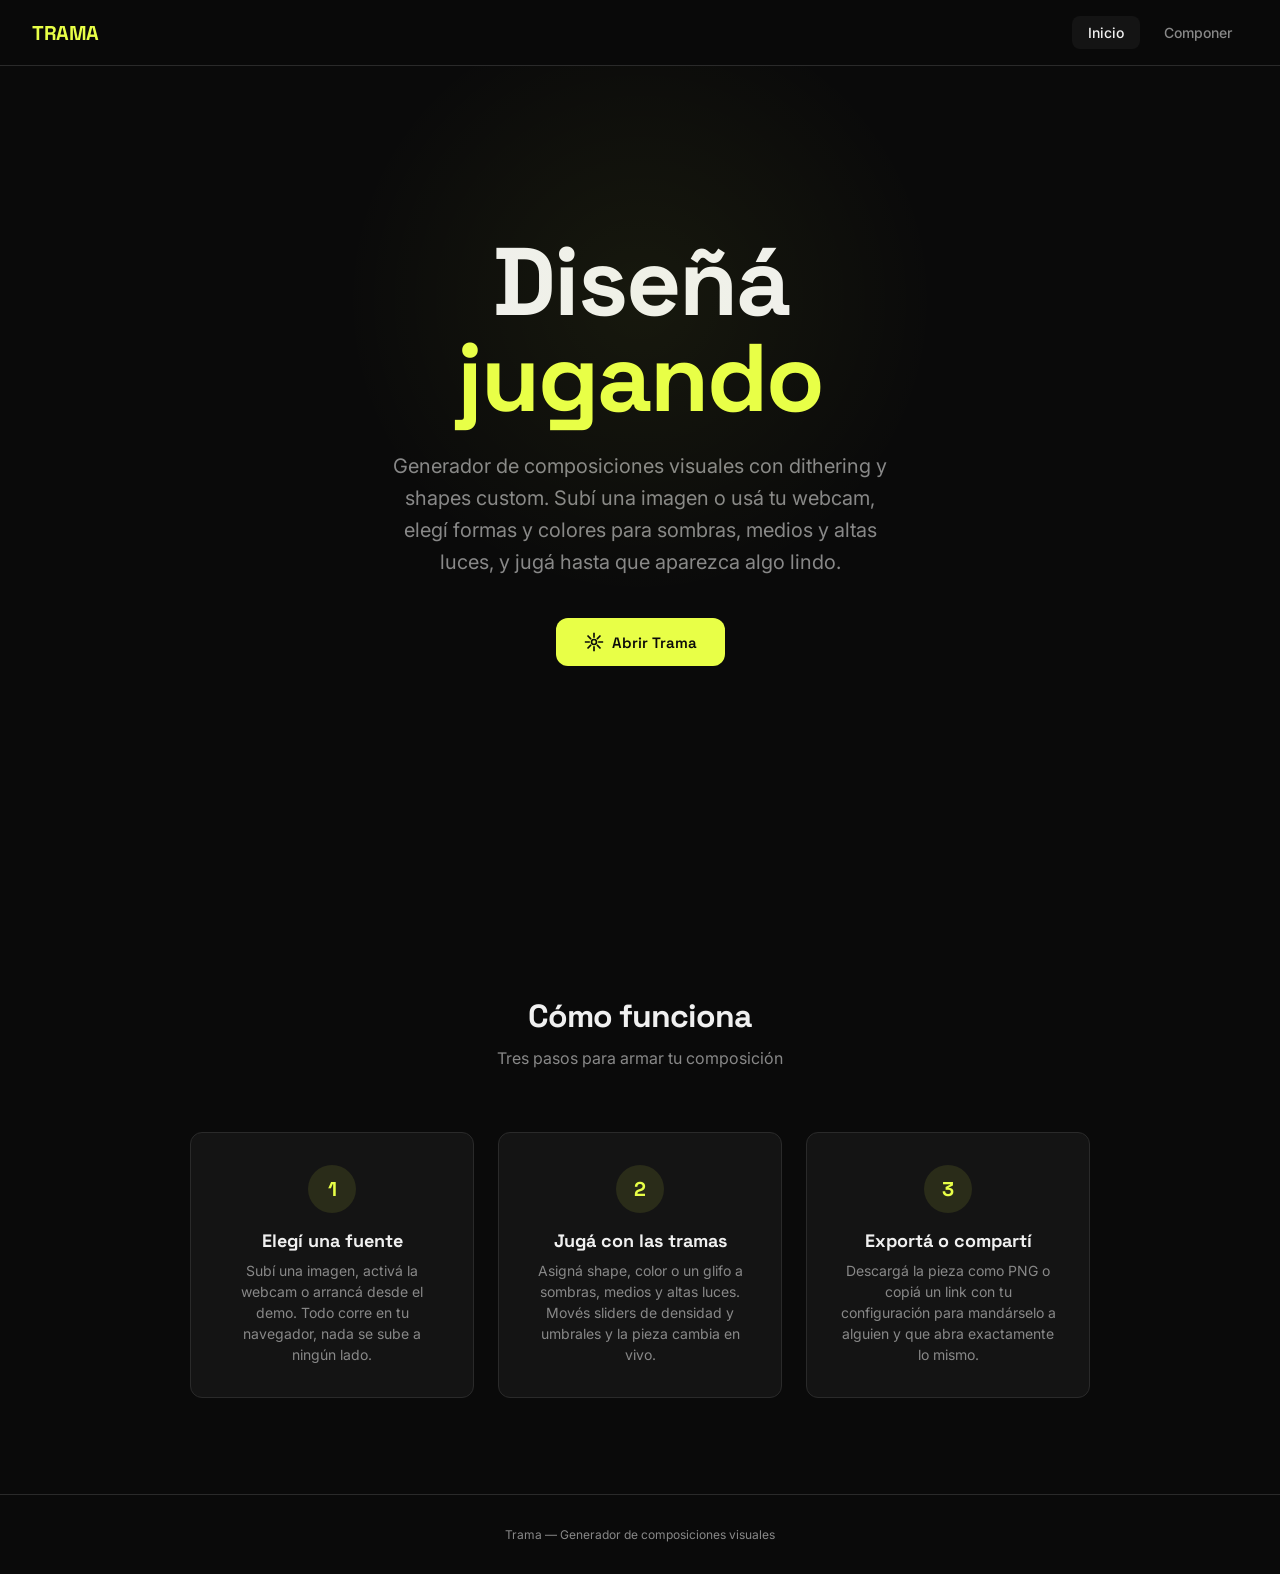
<file: index.html>
<!DOCTYPE html>
<html lang="es">
<head>
  <meta charset="UTF-8">
  <meta name="viewport" content="width=device-width, initial-scale=1.0">
  <title>Trama — Generador de composiciones visuales</title>
  <link rel="stylesheet" href="css/style.css">
</head>
<body>

  <nav class="nav">
    <a href="index.html" class="nav-brand">TRAMA</a>
    <div class="nav-links">
      <a href="index.html" class="active">Inicio</a>
      <a href="composer.html">Componer</a>
    </div>
  </nav>

  <!-- HERO -->
  <section class="hero">
    <h1>Diseñá<br><span>jugando</span></h1>
    <p>Generador de composiciones visuales con dithering y shapes custom. Subí una imagen o usá tu webcam, elegí formas y colores para sombras, medios y altas luces, y jugá hasta que aparezca algo lindo.</p>
    <div class="hero-actions">
      <a href="composer.html" class="btn btn-primary">
        <svg width="20" height="20" viewBox="0 0 24 24" fill="none" stroke="currentColor" stroke-width="2"><circle cx="12" cy="12" r="3"/><path d="M12 1v6m0 10v6M4.22 4.22l4.24 4.24m7.08 7.08l4.24 4.24M1 12h6m10 0h6M4.22 19.78l4.24-4.24m7.08-7.08l4.24-4.24"/></svg>
        Abrir Trama
      </a>
    </div>
  </section>

  <!-- HOW IT WORKS -->
  <section class="section">
    <div class="section-header">
      <h2>Cómo funciona</h2>
      <p>Tres pasos para armar tu composición</p>
    </div>
    <div class="steps">
      <div class="step">
        <div class="step-number">1</div>
        <h3>Elegí una fuente</h3>
        <p>Subí una imagen, activá la webcam o arrancá desde el demo. Todo corre en tu navegador, nada se sube a ningún lado.</p>
      </div>
      <div class="step">
        <div class="step-number">2</div>
        <h3>Jugá con las tramas</h3>
        <p>Asigná shape, color o un glifo a sombras, medios y altas luces. Movés sliders de densidad y umbrales y la pieza cambia en vivo.</p>
      </div>
      <div class="step">
        <div class="step-number">3</div>
        <h3>Exportá o compartí</h3>
        <p>Descargá la pieza como PNG o copiá un link con tu configuración para mandárselo a alguien y que abra exactamente lo mismo.</p>
      </div>
    </div>
  </section>

  <footer class="footer">
    Trama — Generador de composiciones visuales
  </footer>

</body>
</html>
</file>
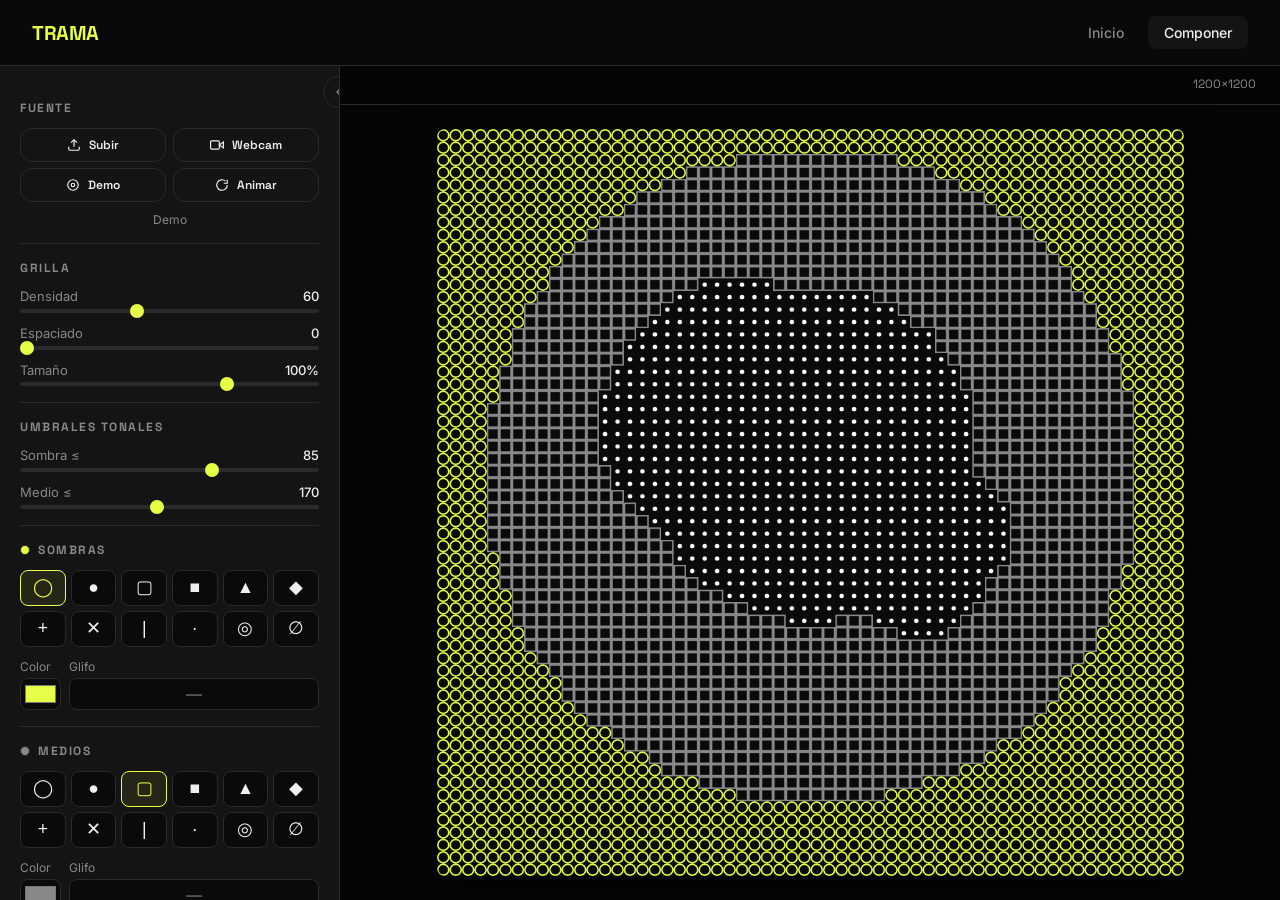
<file: composer.html>
<!DOCTYPE html>
<html lang="es">
<head>
  <meta charset="UTF-8">
  <meta name="viewport" content="width=device-width, initial-scale=1.0">
  <title>Componer — Trama</title>
  <link rel="stylesheet" href="css/style.css">
</head>
<body>

  <nav class="nav">
    <a href="index.html" class="nav-brand">TRAMA</a>
    <div class="nav-links">
      <a href="index.html">Inicio</a>
      <a href="composer.html" class="active">Componer</a>
    </div>
  </nav>

  <div class="composer">

    <aside class="composer-panel" id="composerPanel">
      <button class="panel-toggle" id="panelToggle" aria-label="Colapsar panel">
        <svg width="16" height="16" viewBox="0 0 24 24" fill="none" stroke="currentColor" stroke-width="2"><polyline points="15 18 9 12 15 6"/></svg>
      </button>

      <div class="panel-scroll">

        <div class="panel-group">
          <h4>Fuente</h4>
          <div class="source-buttons">
            <button class="btn btn-secondary btn-sm" id="btnUpload">
              <svg width="14" height="14" viewBox="0 0 24 24" fill="none" stroke="currentColor" stroke-width="2"><path d="M21 15v4a2 2 0 0 1-2 2H5a2 2 0 0 1-2-2v-4"/><polyline points="17 8 12 3 7 8"/><line x1="12" y1="3" x2="12" y2="15"/></svg>
              Subir
            </button>
            <button class="btn btn-secondary btn-sm" id="btnWebcam">
              <svg width="14" height="14" viewBox="0 0 24 24" fill="none" stroke="currentColor" stroke-width="2"><polygon points="23 7 16 12 23 17 23 7"/><rect x="1" y="5" width="15" height="14" rx="2" ry="2"/></svg>
              Webcam
            </button>
            <button class="btn btn-secondary btn-sm" id="btnDemo">
              <svg width="14" height="14" viewBox="0 0 24 24" fill="none" stroke="currentColor" stroke-width="2"><circle cx="12" cy="12" r="9"/><circle cx="12" cy="12" r="3"/></svg>
              Demo
            </button>
            <button class="btn btn-secondary btn-sm" id="btnAnim">
              <svg width="14" height="14" viewBox="0 0 24 24" fill="none" stroke="currentColor" stroke-width="2"><path d="M21 12a9 9 0 1 1-3-6.7"/><polyline points="21 3 21 9 15 9"/></svg>
              Animar
            </button>
            <input type="file" id="fileInput" accept="image/*" hidden>
          </div>
          <div class="source-status" id="sourceStatus">Sin fuente</div>
        </div>

        <div class="panel-group">
          <h4>Grilla</h4>
          <label class="range-row">
            <span>Densidad <em id="gridLabel">60</em></span>
            <input type="range" id="gridDensity" min="10" max="140" value="60">
          </label>
          <label class="range-row">
            <span>Espaciado <em id="spacingLabel">0</em></span>
            <input type="range" id="gridSpacing" min="0" max="6" step="1" value="0">
          </label>
          <label class="range-row">
            <span>Tamaño <em id="sizeLabel">100%</em></span>
            <input type="range" id="shapeSize" min="30" max="130" value="100">
          </label>
        </div>

        <div class="panel-group">
          <h4>Umbrales tonales</h4>
          <label class="range-row">
            <span>Sombra ≤ <em id="lowLabel">85</em></span>
            <input type="range" id="lowThr" min="20" max="120" value="85">
          </label>
          <label class="range-row">
            <span>Medio ≤ <em id="highLabel">170</em></span>
            <input type="range" id="highThr" min="120" max="230" value="170">
          </label>
        </div>

        <div class="panel-group band-group" data-band="shadow">
          <h4><span class="band-dot" data-band="shadow"></span> Sombras</h4>
          <div class="shape-picker" data-band="shadow"></div>
          <div class="band-row">
            <label class="color-row">
              <span>Color</span>
              <input type="color" data-band="shadow" data-key="color" value="#e8ff47">
            </label>
            <label class="glyph-row">
              <span>Glifo</span>
              <input type="text" data-band="shadow" data-key="glyph" maxlength="2" placeholder="—">
            </label>
          </div>
        </div>

        <div class="panel-group band-group" data-band="mid">
          <h4><span class="band-dot" data-band="mid"></span> Medios</h4>
          <div class="shape-picker" data-band="mid"></div>
          <div class="band-row">
            <label class="color-row">
              <span>Color</span>
              <input type="color" data-band="mid" data-key="color" value="#888888">
            </label>
            <label class="glyph-row">
              <span>Glifo</span>
              <input type="text" data-band="mid" data-key="glyph" maxlength="2" placeholder="—">
            </label>
          </div>
        </div>

        <div class="panel-group band-group" data-band="highlight">
          <h4><span class="band-dot" data-band="highlight"></span> Altas luces</h4>
          <div class="shape-picker" data-band="highlight"></div>
          <div class="band-row">
            <label class="color-row">
              <span>Color</span>
              <input type="color" data-band="highlight" data-key="color" value="#ffffff">
            </label>
            <label class="glyph-row">
              <span>Glifo</span>
              <input type="text" data-band="highlight" data-key="glyph" maxlength="2" placeholder="—">
            </label>
          </div>
        </div>

        <div class="panel-group">
          <h4>Fondo</h4>
          <label class="color-row">
            <span>Color de fondo</span>
            <input type="color" id="bgColor" value="#0a0a0a">
          </label>
          <label class="range-row">
            <span>Invertir tonos</span>
            <input type="checkbox" id="invertTones">
          </label>
        </div>

        <div class="panel-group">
          <h4>Presets</h4>
          <div class="presets" id="presets"></div>
        </div>

        <div class="panel-group panel-actions">
          <button class="btn btn-primary btn-sm" id="btnDownload">
            <svg width="14" height="14" viewBox="0 0 24 24" fill="none" stroke="currentColor" stroke-width="2"><path d="M21 15v4a2 2 0 0 1-2 2H5a2 2 0 0 1-2-2v-4"/><polyline points="7 10 12 15 17 10"/><line x1="12" y1="15" x2="12" y2="3"/></svg>
            Descargar PNG
          </button>
          <button class="btn btn-secondary btn-sm" id="btnShare">
            <svg width="14" height="14" viewBox="0 0 24 24" fill="none" stroke="currentColor" stroke-width="2"><circle cx="18" cy="5" r="3"/><circle cx="6" cy="12" r="3"/><circle cx="18" cy="19" r="3"/><line x1="8.59" y1="13.51" x2="15.42" y2="17.49"/><line x1="15.41" y1="6.51" x2="8.59" y2="10.49"/></svg>
            Copiar link
          </button>
        </div>

      </div>
    </aside>

    <main class="composer-stage">
      <div class="stage-toolbar">
        <span class="stage-hint" id="stageHint">Subí una imagen, abrí webcam o probá un preset.</span>
        <span class="stage-meta" id="stageMeta"></span>
      </div>
      <div class="canvas-wrap">
        <canvas id="canvas"></canvas>
        <video id="webcam" playsinline autoplay muted hidden></video>
      </div>
    </main>

  </div>

  <div class="toast" id="toast"></div>

  <script type="module" src="js/composer.js"></script>

</body>
</html>
</file>
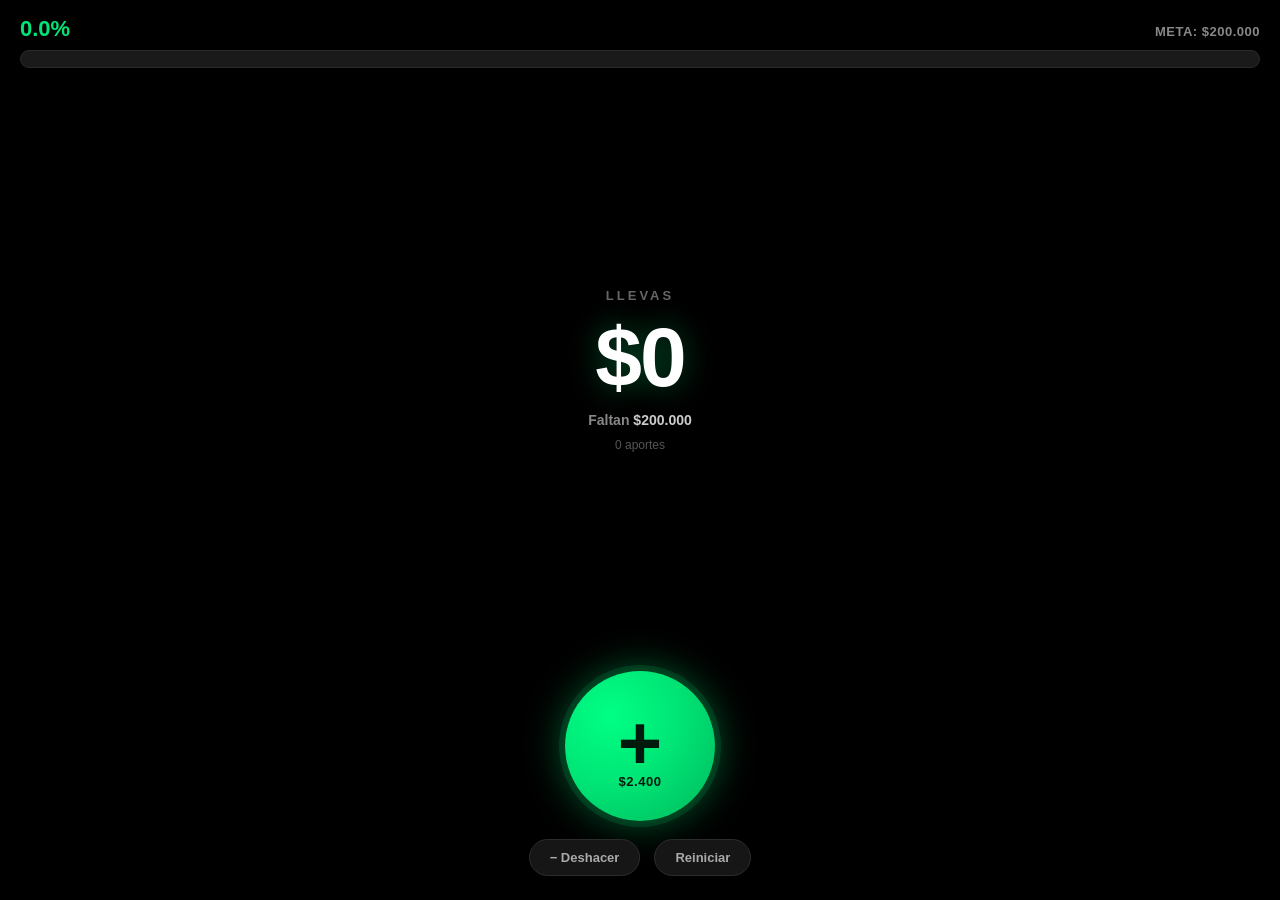
<file: contador.html>
<!DOCTYPE html>
<html lang="es">
<head>
<meta charset="UTF-8">
<meta name="viewport" content="width=device-width, initial-scale=1.0, maximum-scale=1.0, user-scalable=no">
<meta name="theme-color" content="#000000">
<meta name="apple-mobile-web-app-capable" content="yes">
<meta name="apple-mobile-web-app-status-bar-style" content="black-translucent">
<title>Contador de Pesos 💸</title>
<link rel="icon" type="image/png" sizes="192x192" href="icon-192.png">
<link rel="icon" type="image/png" sizes="512x512" href="icon-512.png">
<link rel="apple-touch-icon" href="apple-touch-icon.png">
<link rel="manifest" href="contador.webmanifest">
<style>
  * { margin: 0; padding: 0; box-sizing: border-box; -webkit-tap-highlight-color: transparent; }

  :root {
    --green: #00e676;
    --green-dark: #00b85c;
    --gold: #ffd54f;
  }

  html, body {
    height: 100%;
    overflow: hidden;
    background: #000;
    font-family: -apple-system, BlinkMacSystemFont, "Segoe UI", Roboto, sans-serif;
    color: #fff;
    user-select: none;
    -webkit-user-select: none;
  }

  .app {
    height: 100%;
    display: flex;
    flex-direction: column;
    padding: max(16px, env(safe-area-inset-top)) 20px max(24px, env(safe-area-inset-bottom));
  }

  /* ── Barra de progreso arriba ── */
  .progress-zone { flex: 0 0 auto; }

  .progress-labels {
    display: flex;
    justify-content: space-between;
    align-items: baseline;
    margin-bottom: 8px;
  }
  .progress-labels .pct {
    font-size: 22px;
    font-weight: 800;
    color: var(--green);
    font-variant-numeric: tabular-nums;
  }
  .progress-labels .goal {
    font-size: 13px;
    color: #888;
    font-weight: 600;
    letter-spacing: 0.5px;
  }

  .bar {
    height: 18px;
    border-radius: 999px;
    background: #1a1a1a;
    border: 1px solid #2a2a2a;
    overflow: hidden;
    position: relative;
  }
  .bar-fill {
    height: 100%;
    width: 0%;
    border-radius: 999px;
    background: linear-gradient(90deg, #00c853, var(--green), #69f0ae);
    background-size: 200% 100%;
    animation: shimmer 2.5s linear infinite;
    transition: width 0.5s cubic-bezier(0.22, 1, 0.36, 1);
    box-shadow: 0 0 12px rgba(0, 230, 118, 0.6);
    position: relative;
  }
  @keyframes shimmer {
    0% { background-position: 0% 0; }
    100% { background-position: -200% 0; }
  }
  .bar-fill.gold {
    background: linear-gradient(90deg, #ffb300, var(--gold), #fff176);
    background-size: 200% 100%;
    box-shadow: 0 0 16px rgba(255, 213, 79, 0.8);
  }

  /* ── Contador central ── */
  .counter-zone {
    flex: 1 1 auto;
    display: flex;
    flex-direction: column;
    align-items: center;
    justify-content: center;
    gap: 6px;
    position: relative;
  }
  .label {
    font-size: 13px;
    font-weight: 700;
    letter-spacing: 3px;
    color: #666;
    text-transform: uppercase;
  }
  .amount {
    font-size: clamp(48px, 14vw, 84px);
    font-weight: 900;
    font-variant-numeric: tabular-nums;
    letter-spacing: -2px;
    text-shadow: 0 0 30px rgba(0, 230, 118, 0.35);
    transition: transform 0.12s ease;
  }
  .amount.bump { transform: scale(1.08); }
  .amount.done { color: var(--gold); text-shadow: 0 0 40px rgba(255, 213, 79, 0.5); }

  .remaining {
    font-size: 14px;
    color: #888;
    font-weight: 600;
  }
  .remaining b { color: #ccc; }

  .clicks {
    font-size: 12px;
    color: #555;
    margin-top: 4px;
  }

  /* ── Botones ── */
  .controls {
    flex: 0 0 auto;
    display: flex;
    flex-direction: column;
    align-items: center;
    gap: 18px;
  }

  .btn-plus {
    width: clamp(110px, 34vw, 150px);
    height: clamp(110px, 34vw, 150px);
    border-radius: 50%;
    border: none;
    cursor: pointer;
    background: radial-gradient(circle at 30% 30%, #00ff85, var(--green) 45%, var(--green-dark));
    color: #001a0d;
    font-size: clamp(56px, 16vw, 76px);
    font-weight: 800;
    line-height: 1;
    box-shadow:
      0 0 0 6px rgba(0, 230, 118, 0.12),
      0 0 40px rgba(0, 230, 118, 0.45),
      0 12px 24px rgba(0, 0, 0, 0.6);
    transition: transform 0.08s ease, box-shadow 0.08s ease;
    touch-action: manipulation;
  }
  .btn-plus:active {
    transform: scale(0.92);
    box-shadow:
      0 0 0 10px rgba(0, 230, 118, 0.2),
      0 0 60px rgba(0, 230, 118, 0.7),
      0 6px 12px rgba(0, 0, 0, 0.6);
  }
  .btn-plus .sub {
    display: block;
    font-size: 13px;
    font-weight: 800;
    letter-spacing: 0.5px;
    margin-top: -6px;
  }

  .secondary {
    display: flex;
    gap: 14px;
  }
  .btn-small {
    background: #161616;
    border: 1px solid #2c2c2c;
    color: #aaa;
    font-size: 13px;
    font-weight: 700;
    padding: 10px 20px;
    border-radius: 999px;
    cursor: pointer;
    transition: background 0.15s ease, transform 0.08s ease;
    touch-action: manipulation;
  }
  .btn-small:active { background: #222; transform: scale(0.95); }

  /* ── +$2.400 flotante ── */
  .float-money {
    position: absolute;
    font-size: 26px;
    font-weight: 800;
    color: var(--green);
    pointer-events: none;
    text-shadow: 0 0 12px rgba(0, 230, 118, 0.6);
    animation: floatUp 1s ease-out forwards;
    z-index: 10;
  }
  @keyframes floatUp {
    0%   { opacity: 1; transform: translateY(0) scale(0.8); }
    20%  { transform: translateY(-20px) scale(1.1); }
    100% { opacity: 0; transform: translateY(-110px) scale(1); }
  }

  /* ── Confetti ── */
  .confetti {
    position: fixed;
    top: -12px;
    width: 10px;
    height: 16px;
    pointer-events: none;
    z-index: 100;
    animation: fall linear forwards;
  }
  @keyframes fall {
    to { transform: translateY(110vh) rotate(720deg); }
  }

  /* ── Banner meta lograda ── */
  .banner {
    position: fixed;
    inset: 0;
    display: none;
    align-items: center;
    justify-content: center;
    flex-direction: column;
    gap: 10px;
    background: rgba(0, 0, 0, 0.82);
    backdrop-filter: blur(6px);
    z-index: 50;
    text-align: center;
    padding: 20px;
  }
  .banner.show { display: flex; animation: pop 0.4s ease; }
  .banner h1 { font-size: 44px; color: var(--gold); }
  .banner p { font-size: 18px; color: #ddd; }
  .banner .btn-small { margin-top: 14px; font-size: 15px; }
  @keyframes pop {
    from { opacity: 0; transform: scale(0.9); }
    to   { opacity: 1; transform: scale(1); }
  }
</style>
</head>
<body>
<div class="app">

  <div class="progress-zone">
    <div class="progress-labels">
      <span class="pct" id="pct">0%</span>
      <span class="goal">META: $200.000</span>
    </div>
    <div class="bar"><div class="bar-fill" id="barFill"></div></div>
  </div>

  <div class="counter-zone" id="counterZone">
    <div class="label">Llevas</div>
    <div class="amount" id="amount">$0</div>
    <div class="remaining" id="remaining">Faltan <b>$200.000</b></div>
    <div class="clicks" id="clicks"></div>
  </div>

  <div class="controls">
    <button class="btn-plus" id="btnPlus" aria-label="Sumar 2400 pesos">
      +<span class="sub">$2.400</span>
    </button>
    <div class="secondary">
      <button class="btn-small" id="btnUndo">− Deshacer</button>
      <button class="btn-small" id="btnReset">Reiniciar</button>
    </div>
  </div>

</div>

<div class="banner" id="banner">
  <h1>🎉 ¡META LOGRADA!</h1>
  <p>Llegaste a los <b>$200.000</b> 💸</p>
  <button class="btn-small" id="btnClose">Seguir contando</button>
</div>

<script>
  const STEP = 2400;
  const GOAL = 200000;
  const KEY = 'peso-counter-v1';

  const pesos = n => '$' + n.toLocaleString('es-CL');

  const $ = id => document.getElementById(id);
  const amountEl = $('amount'), pctEl = $('pct'), barEl = $('barFill'),
        remainingEl = $('remaining'), clicksEl = $('clicks'),
        banner = $('banner'), zone = $('counterZone');

  let state = { total: 0, clicks: 0, celebrated: false };
  try { state = { ...state, ...JSON.parse(localStorage.getItem(KEY) || '{}') }; } catch (e) {}

  function save() { localStorage.setItem(KEY, JSON.stringify(state)); }

  function render() {
    amountEl.textContent = pesos(state.total);
    const pct = Math.min(100, (state.total / GOAL) * 100);
    pctEl.textContent = (pct < 10 ? pct.toFixed(1) : Math.floor(pct)) + '%';
    barEl.style.width = pct + '%';

    const done = state.total >= GOAL;
    barEl.classList.toggle('gold', done);
    amountEl.classList.toggle('done', done);
    remainingEl.innerHTML = done
      ? '🏆 ¡Objetivo cumplido!'
      : 'Faltan <b>' + pesos(GOAL - state.total) + '</b>';
    clicksEl.textContent = state.clicks + (state.clicks === 1 ? ' aporte' : ' aportes');
  }

  function bump() {
    amountEl.classList.remove('bump');
    void amountEl.offsetWidth;
    amountEl.classList.add('bump');
  }

  function floatMoney() {
    const el = document.createElement('div');
    el.className = 'float-money';
    el.textContent = '+' + pesos(STEP);
    el.style.left = (35 + Math.random() * 30) + '%';
    el.style.top = '30%';
    zone.appendChild(el);
    setTimeout(() => el.remove(), 1000);
  }

  function confetti() {
    const colors = ['#00e676', '#ffd54f', '#40c4ff', '#ff4081', '#fff176', '#69f0ae'];
    for (let i = 0; i < 120; i++) {
      const c = document.createElement('div');
      c.className = 'confetti';
      c.style.left = Math.random() * 100 + 'vw';
      c.style.background = colors[Math.floor(Math.random() * colors.length)];
      c.style.animationDuration = (1.8 + Math.random() * 2) + 's';
      c.style.animationDelay = (Math.random() * 0.8) + 's';
      c.style.transform = 'rotate(' + Math.random() * 360 + 'deg)';
      document.body.appendChild(c);
      setTimeout(() => c.remove(), 5000);
    }
  }

  function vibrate(ms) { if (navigator.vibrate) navigator.vibrate(ms); }

  $('btnPlus').addEventListener('click', () => {
    state.total += STEP;
    state.clicks++;
    save();
    render();
    bump();
    floatMoney();
    vibrate(20);
    if (state.total >= GOAL && !state.celebrated) {
      state.celebrated = true;
      save();
      confetti();
      banner.classList.add('show');
      vibrate([100, 50, 100, 50, 200]);
    }
  });

  $('btnUndo').addEventListener('click', () => {
    if (state.total <= 0) return;
    state.total = Math.max(0, state.total - STEP);
    state.clicks = Math.max(0, state.clicks - 1);
    if (state.total < GOAL) state.celebrated = false;
    save();
    render();
    bump();
    vibrate(15);
  });

  $('btnReset').addEventListener('click', () => {
    if (!confirm('¿Seguro que quieres volver a $0?')) return;
    state = { total: 0, clicks: 0, celebrated: false };
    save();
    render();
  });

  $('btnClose').addEventListener('click', () => banner.classList.remove('show'));

  render();
</script>
</body>
</html>
</file>
<file: css/style.css>
/* AR Gallery - Main Styles */
@import url('https://fonts.googleapis.com/css2?family=Space+Grotesk:wght@300;400;500;600;700&family=Inter:wght@300;400;500;600&display=swap');

:root {
  --bg: #0a0a0a;
  --bg-card: #141414;
  --bg-card-hover: #1a1a1a;
  --border: #2a2a2a;
  --text: #f0f0f0;
  --text-muted: #888;
  --accent: #e8ff47;
  --accent-dim: #c4d93b;
  --danger: #ff4757;
  --radius: 12px;
  --radius-sm: 8px;
}

* { margin: 0; padding: 0; box-sizing: border-box; }

body {
  font-family: 'Inter', sans-serif;
  background: var(--bg);
  color: var(--text);
  min-height: 100vh;
  overflow-x: hidden;
}

h1, h2, h3, h4 {
  font-family: 'Space Grotesk', sans-serif;
}

/* ── NAV ─────────────────────────────── */
.nav {
  position: fixed;
  top: 0;
  left: 0;
  right: 0;
  z-index: 100;
  display: flex;
  align-items: center;
  justify-content: space-between;
  padding: 1rem 2rem;
  background: rgba(10, 10, 10, 0.85);
  backdrop-filter: blur(20px);
  border-bottom: 1px solid var(--border);
}

.nav-brand {
  font-family: 'Space Grotesk', sans-serif;
  font-size: 1.25rem;
  font-weight: 700;
  color: var(--accent);
  text-decoration: none;
  letter-spacing: -0.5px;
}

.nav-links {
  display: flex;
  gap: 0.5rem;
}

.nav-links a {
  color: var(--text-muted);
  text-decoration: none;
  padding: 0.5rem 1rem;
  border-radius: var(--radius-sm);
  font-size: 0.875rem;
  font-weight: 500;
  transition: all 0.2s;
}

.nav-links a:hover,
.nav-links a.active {
  color: var(--text);
  background: var(--bg-card);
}

/* ── HERO ────────────────────────────── */
.hero {
  min-height: 100vh;
  display: flex;
  flex-direction: column;
  justify-content: center;
  align-items: center;
  text-align: center;
  padding: 2rem;
  position: relative;
}

.hero::before {
  content: '';
  position: absolute;
  top: 0;
  left: 50%;
  transform: translateX(-50%);
  width: 600px;
  height: 600px;
  background: radial-gradient(circle, rgba(232,255,71,0.06) 0%, transparent 70%);
  pointer-events: none;
}

.hero h1 {
  font-size: clamp(2.5rem, 8vw, 6rem);
  font-weight: 700;
  letter-spacing: -2px;
  line-height: 1;
  margin-bottom: 1.5rem;
}

.hero h1 span {
  color: var(--accent);
}

.hero p {
  font-size: clamp(1rem, 2vw, 1.25rem);
  color: var(--text-muted);
  max-width: 500px;
  line-height: 1.6;
  margin-bottom: 2.5rem;
}

.hero-actions {
  display: flex;
  gap: 1rem;
  flex-wrap: wrap;
  justify-content: center;
}

/* ── BUTTONS ─────────────────────────── */
.btn {
  display: inline-flex;
  align-items: center;
  gap: 0.5rem;
  padding: 0.875rem 1.75rem;
  border-radius: var(--radius);
  font-size: 0.9375rem;
  font-weight: 600;
  font-family: 'Space Grotesk', sans-serif;
  text-decoration: none;
  border: none;
  cursor: pointer;
  transition: all 0.2s;
}

.btn-primary {
  background: var(--accent);
  color: #0a0a0a;
}

.btn-primary:hover {
  background: var(--accent-dim);
  transform: translateY(-1px);
}

.btn-secondary {
  background: var(--bg-card);
  color: var(--text);
  border: 1px solid var(--border);
}

.btn-secondary:hover {
  background: var(--bg-card-hover);
  border-color: #3a3a3a;
}

.btn-danger {
  background: transparent;
  color: var(--danger);
  border: 1px solid var(--danger);
}

.btn-danger:hover {
  background: var(--danger);
  color: white;
}

.btn-sm {
  padding: 0.5rem 1rem;
  font-size: 0.8125rem;
}

.btn-icon {
  width: 36px;
  height: 36px;
  padding: 0;
  display: inline-flex;
  align-items: center;
  justify-content: center;
  border-radius: var(--radius-sm);
  background: var(--bg-card);
  border: 1px solid var(--border);
  color: var(--text-muted);
  cursor: pointer;
  transition: all 0.2s;
}

.btn-icon:hover {
  color: var(--danger);
  border-color: var(--danger);
}

/* ── SECTIONS ────────────────────────── */
.section {
  padding: 6rem 2rem;
}

.section-header {
  text-align: center;
  margin-bottom: 4rem;
}

.section-header h2 {
  font-size: 2rem;
  font-weight: 700;
  letter-spacing: -1px;
  margin-bottom: 0.75rem;
}

.section-header p {
  color: var(--text-muted);
  max-width: 450px;
  margin: 0 auto;
}

/* ── STEPS ───────────────────────────── */
.steps {
  display: grid;
  grid-template-columns: repeat(auto-fit, minmax(250px, 1fr));
  gap: 1.5rem;
  max-width: 900px;
  margin: 0 auto;
}

.step {
  background: var(--bg-card);
  border: 1px solid var(--border);
  border-radius: var(--radius);
  padding: 2rem;
  text-align: center;
  transition: border-color 0.2s;
}

.step:hover {
  border-color: var(--accent);
}

.step-number {
  display: inline-flex;
  align-items: center;
  justify-content: center;
  width: 48px;
  height: 48px;
  border-radius: 50%;
  background: rgba(232, 255, 71, 0.1);
  color: var(--accent);
  font-family: 'Space Grotesk', sans-serif;
  font-weight: 700;
  font-size: 1.25rem;
  margin-bottom: 1rem;
}

.step h3 {
  font-size: 1.125rem;
  margin-bottom: 0.5rem;
}

.step p {
  color: var(--text-muted);
  font-size: 0.875rem;
  line-height: 1.5;
}

/* ── ADMIN PAGE ──────────────────────── */
.admin-container {
  max-width: 900px;
  margin: 0 auto;
  padding: 7rem 2rem 4rem;
}

.upload-zone {
  border: 2px dashed var(--border);
  border-radius: var(--radius);
  padding: 3rem 2rem;
  text-align: center;
  cursor: pointer;
  transition: all 0.3s;
  margin-bottom: 2rem;
  position: relative;
}

.upload-zone:hover,
.upload-zone.dragover {
  border-color: var(--accent);
  background: rgba(232, 255, 71, 0.03);
}

.upload-zone svg {
  margin-bottom: 1rem;
  color: var(--text-muted);
}

.upload-zone h3 {
  margin-bottom: 0.5rem;
}

.upload-zone p {
  color: var(--text-muted);
  font-size: 0.875rem;
}

.upload-zone input[type="file"] {
  position: absolute;
  inset: 0;
  opacity: 0;
  cursor: pointer;
}

/* ── POSTER GRID ─────────────────────── */
.poster-grid {
  display: grid;
  grid-template-columns: repeat(auto-fill, minmax(200px, 1fr));
  gap: 1rem;
}

.poster-card {
  background: var(--bg-card);
  border: 1px solid var(--border);
  border-radius: var(--radius);
  overflow: hidden;
  transition: border-color 0.2s;
}

.poster-card:hover {
  border-color: #3a3a3a;
}

.poster-card img {
  width: 100%;
  aspect-ratio: 3/4;
  object-fit: cover;
  display: block;
}

.poster-card-info {
  padding: 0.75rem;
  display: flex;
  align-items: center;
  justify-content: space-between;
}

.poster-card-info input {
  background: transparent;
  border: none;
  color: var(--text);
  font-size: 0.8125rem;
  font-family: inherit;
  width: 100%;
  outline: none;
}

.poster-card-info input::placeholder {
  color: var(--text-muted);
}

.poster-count {
  text-align: center;
  color: var(--text-muted);
  font-size: 0.875rem;
  margin-bottom: 1.5rem;
}

.admin-actions {
  display: flex;
  gap: 0.75rem;
  margin-bottom: 2rem;
  flex-wrap: wrap;
}

.empty-state {
  text-align: center;
  padding: 4rem 2rem;
  color: var(--text-muted);
}

.empty-state svg {
  margin-bottom: 1rem;
  opacity: 0.3;
}

/* ── MARKER SECTION ──────────────────── */
.marker-section {
  text-align: center;
  padding: 3rem 2rem;
  background: var(--bg-card);
  border: 1px solid var(--border);
  border-radius: var(--radius);
  margin-top: 3rem;
}

.marker-section img {
  width: 200px;
  height: 200px;
  margin: 1.5rem 0;
  border: 4px solid white;
  border-radius: 4px;
}

.marker-section p {
  color: var(--text-muted);
  font-size: 0.875rem;
  max-width: 400px;
  margin: 0 auto 1rem;
}

/* ── MODAL ───────────────────────────── */
.modal-overlay {
  position: fixed;
  inset: 0;
  background: rgba(0, 0, 0, 0.7);
  backdrop-filter: blur(4px);
  display: flex;
  align-items: center;
  justify-content: center;
  z-index: 200;
  opacity: 0;
  pointer-events: none;
  transition: opacity 0.2s;
}

.modal-overlay.active {
  opacity: 1;
  pointer-events: auto;
}

.modal {
  background: var(--bg-card);
  border: 1px solid var(--border);
  border-radius: var(--radius);
  padding: 2rem;
  max-width: 400px;
  width: 90%;
}

.modal h3 {
  margin-bottom: 0.5rem;
}

.modal p {
  color: var(--text-muted);
  font-size: 0.875rem;
  margin-bottom: 1.5rem;
}

.modal-actions {
  display: flex;
  gap: 0.5rem;
  justify-content: flex-end;
}

/* ── FOOTER ──────────────────────────── */
.footer {
  text-align: center;
  padding: 2rem;
  color: var(--text-muted);
  font-size: 0.75rem;
  border-top: 1px solid var(--border);
}

/* ── COMPOSER ────────────────────────── */
.composer {
  display: grid;
  grid-template-columns: 340px 1fr;
  height: 100vh;
  padding-top: 64px;
}

.composer-panel {
  background: var(--bg-card);
  border-right: 1px solid var(--border);
  height: calc(100vh - 64px);
  position: relative;
  overflow: hidden;
  transition: transform 0.25s ease;
}

body.panel-collapsed .composer-panel {
  transform: translateX(calc(-100% + 32px));
}

body.panel-collapsed .panel-toggle svg {
  transform: rotate(180deg);
}

.panel-toggle {
  position: absolute;
  top: 12px;
  right: -16px;
  width: 32px;
  height: 32px;
  border-radius: 50%;
  background: var(--bg-card);
  border: 1px solid var(--border);
  color: var(--text-muted);
  display: inline-flex;
  align-items: center;
  justify-content: center;
  cursor: pointer;
  z-index: 5;
  transition: color 0.2s;
}
.panel-toggle:hover { color: var(--accent); }
.panel-toggle svg { transition: transform 0.25s; }

.panel-scroll {
  height: 100%;
  overflow-y: auto;
  padding: 1.25rem 1.25rem 2rem;
}

.panel-group {
  padding: 1rem 0;
  border-bottom: 1px solid var(--border);
}
.panel-group:last-child { border-bottom: none; }

.panel-group h4 {
  font-size: 0.75rem;
  text-transform: uppercase;
  letter-spacing: 1.5px;
  color: var(--text-muted);
  margin-bottom: 0.75rem;
  display: flex;
  align-items: center;
  gap: 0.5rem;
}

.band-dot {
  display: inline-block;
  width: 10px;
  height: 10px;
  border-radius: 50%;
  background: var(--accent);
  border: 1px solid var(--border);
}

.source-buttons {
  display: grid;
  grid-template-columns: repeat(2, 1fr);
  gap: 0.4rem;
}
.source-buttons .btn { padding: 0.5rem 0.5rem; font-size: 0.75rem; justify-content: center; }

.source-status {
  margin-top: 0.6rem;
  font-size: 0.75rem;
  color: var(--text-muted);
  text-align: center;
}

.range-row {
  display: flex;
  flex-direction: column;
  gap: 0.3rem;
  margin-bottom: 0.75rem;
  font-size: 0.8125rem;
  color: var(--text-muted);
}
.range-row:last-child { margin-bottom: 0; }
.range-row span { display: flex; justify-content: space-between; }
.range-row em { color: var(--text); font-style: normal; font-weight: 500; }
.range-row input[type="range"] {
  -webkit-appearance: none;
  appearance: none;
  width: 100%;
  height: 4px;
  background: #2a2a2a;
  border-radius: 2px;
  outline: none;
}
.range-row input[type="range"]::-webkit-slider-thumb {
  -webkit-appearance: none;
  appearance: none;
  width: 14px;
  height: 14px;
  background: var(--accent);
  border-radius: 50%;
  cursor: pointer;
}
.range-row input[type="range"]::-moz-range-thumb {
  width: 14px;
  height: 14px;
  background: var(--accent);
  border-radius: 50%;
  cursor: pointer;
  border: none;
}
.range-row input[type="checkbox"] {
  accent-color: var(--accent);
  width: 16px; height: 16px;
}

.shape-picker {
  display: grid;
  grid-template-columns: repeat(6, 1fr);
  gap: 0.3rem;
  margin-bottom: 0.75rem;
}
.shape-btn {
  background: var(--bg);
  border: 1px solid var(--border);
  border-radius: var(--radius-sm);
  color: var(--text);
  height: 36px;
  cursor: pointer;
  font-size: 1.1rem;
  display: inline-flex;
  align-items: center;
  justify-content: center;
  transition: all 0.15s;
  padding: 0;
}
.shape-btn:hover { border-color: var(--text-muted); }
.shape-btn.active {
  border-color: var(--accent);
  background: rgba(232, 255, 71, 0.08);
  color: var(--accent);
}

.band-row {
  display: grid;
  grid-template-columns: 1fr 1fr;
  gap: 0.5rem;
}
.color-row, .glyph-row {
  display: flex;
  flex-direction: column;
  gap: 0.25rem;
  font-size: 0.75rem;
  color: var(--text-muted);
}
.color-row input[type="color"] {
  width: 100%;
  height: 32px;
  border: 1px solid var(--border);
  border-radius: var(--radius-sm);
  background: var(--bg);
  cursor: pointer;
  padding: 2px;
}
.glyph-row input[type="text"] {
  height: 32px;
  background: var(--bg);
  color: var(--text);
  border: 1px solid var(--border);
  border-radius: var(--radius-sm);
  text-align: center;
  font-family: inherit;
  font-size: 1rem;
  outline: none;
}
.glyph-row input[type="text"]:focus { border-color: var(--accent); }

.presets {
  display: grid;
  grid-template-columns: repeat(3, 1fr);
  gap: 0.4rem;
}
.preset-btn {
  background: var(--bg);
  border: 1px solid var(--border);
  border-radius: var(--radius-sm);
  color: var(--text);
  padding: 0.5rem 0.4rem;
  font-size: 0.75rem;
  cursor: pointer;
  font-family: inherit;
  transition: all 0.15s;
}
.preset-btn:hover {
  border-color: var(--accent);
  color: var(--accent);
}

.panel-actions {
  display: flex;
  flex-direction: column;
  gap: 0.5rem;
}
.panel-actions .btn { justify-content: center; }

.composer-stage {
  display: flex;
  flex-direction: column;
  height: calc(100vh - 64px);
  background: #050505;
  overflow: hidden;
}

.stage-toolbar {
  display: flex;
  align-items: center;
  justify-content: space-between;
  padding: 0.75rem 1.5rem;
  border-bottom: 1px solid var(--border);
  font-size: 0.75rem;
  color: var(--text-muted);
}

.stage-meta { font-family: 'Space Grotesk', monospace; }

.canvas-wrap {
  flex: 1;
  display: flex;
  align-items: center;
  justify-content: center;
  padding: 1.5rem;
  overflow: hidden;
}

.canvas-wrap canvas {
  max-width: 100%;
  max-height: 100%;
  object-fit: contain;
  border-radius: var(--radius-sm);
  box-shadow: 0 8px 40px rgba(0,0,0,0.5);
}

.title-row {
  display: flex;
  flex-direction: column;
  gap: 0.3rem;
  font-size: 0.8125rem;
  color: var(--text-muted);
  margin-bottom: 1.25rem;
}
.title-row input {
  background: var(--bg);
  color: var(--text);
  border: 1px solid var(--border);
  border-radius: var(--radius-sm);
  padding: 0.6rem 0.75rem;
  font-family: inherit;
  font-size: 0.875rem;
  outline: none;
}
.title-row input:focus { border-color: var(--accent); }

.toast {
  position: fixed;
  bottom: 1.5rem;
  left: 50%;
  transform: translateX(-50%) translateY(20px);
  background: var(--bg-card);
  border: 1px solid var(--border);
  color: var(--text);
  padding: 0.75rem 1.25rem;
  border-radius: var(--radius);
  font-size: 0.875rem;
  opacity: 0;
  pointer-events: none;
  transition: opacity 0.2s, transform 0.2s;
  z-index: 300;
  box-shadow: 0 8px 30px rgba(0,0,0,0.5);
}
.toast.show {
  opacity: 1;
  transform: translateX(-50%) translateY(0);
}

/* ── RESPONSIVE ──────────────────────── */
@media (max-width: 600px) {
  .nav { padding: 0.75rem 1rem; }
  .nav-links a { padding: 0.4rem 0.6rem; font-size: 0.75rem; }
  .hero h1 { letter-spacing: -1px; }
  .admin-container { padding: 5rem 1rem 2rem; }
  .poster-grid { grid-template-columns: repeat(auto-fill, minmax(140px, 1fr)); }
}

@media (max-width: 900px) {
  .composer {
    grid-template-columns: 1fr;
    grid-template-rows: 1fr auto;
  }
  .composer-panel {
    grid-row: 2;
    height: 50vh;
    border-right: none;
    border-top: 1px solid var(--border);
  }
  .composer-stage {
    grid-row: 1;
    height: auto;
    min-height: 50vh;
  }
  body.panel-collapsed .composer-panel {
    transform: translateY(calc(100% - 32px));
  }
  .panel-toggle {
    top: -16px;
    right: 16px;
  }
  body.panel-collapsed .panel-toggle svg { transform: rotate(90deg); }
  .panel-toggle svg { transform: rotate(-90deg); }
}
</file>
